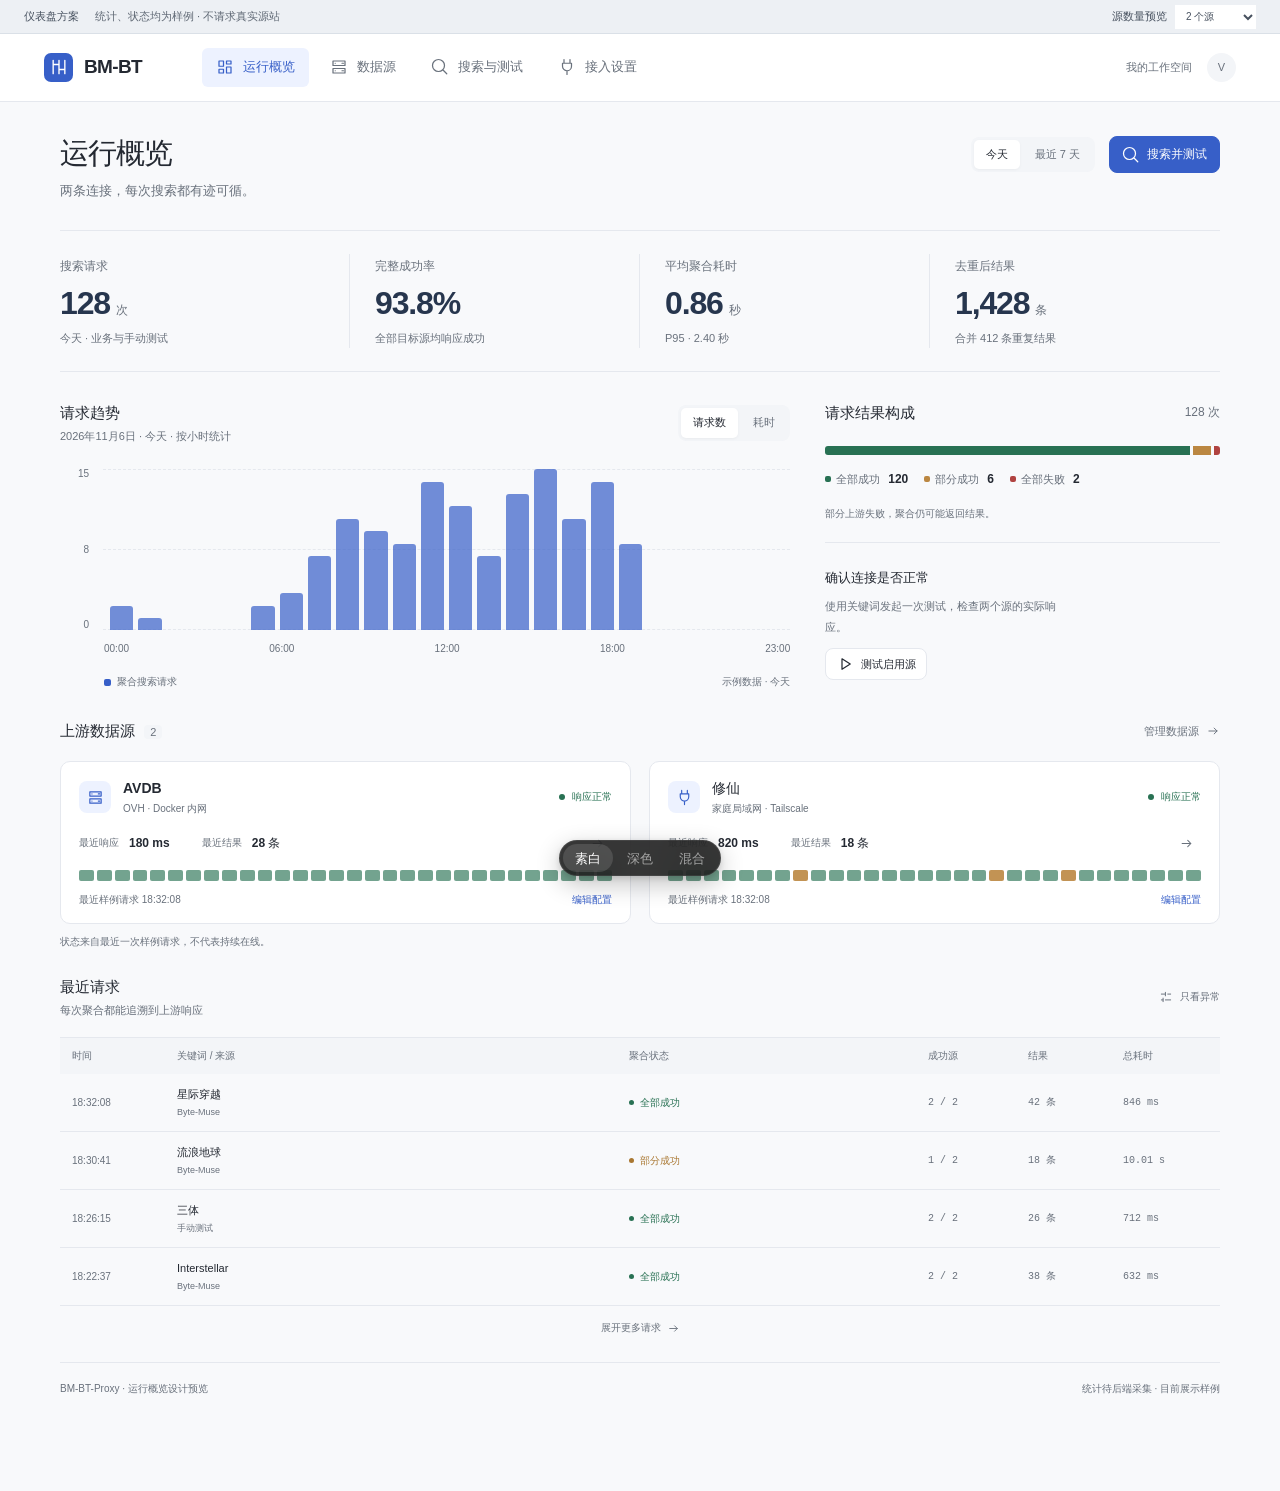
<file: prototypes/dashboard/index.html>
<!doctype html>
<html lang="zh-CN">
<head>
  <meta charset="utf-8">
  <meta name="viewport" content="width=device-width, initial-scale=1">
  <title>BM-BT · 运行概览方案</title>
  <link rel="stylesheet" href="styles.css">
  <link rel="stylesheet" href="picker.css">
  <link rel="stylesheet" href="dashboard.css">
  <script defer src="dashboard.js"></script>
  <script defer src="preview.js"></script>
</head>
<body>
  <div class="preview-notice">仪表盘方案 <span>统计、状态均为样例 · 不请求真实源站</span><label class="density-label">源数量预览 <select id="density" aria-label="源数量预览"><option value="2">2 个源</option><option value="10">10 个源</option></select></label></div>
  <main id="stage"></main>
  <nav class="proto-picker" aria-label="Prototype variants">
    <span class="proto-picker-highlight" aria-hidden="true"></span>
    <button class="proto-picker-item" data-active aria-current="true">素白</button>
    <button class="proto-picker-item">深色</button>
    <button class="proto-picker-item">混合</button>
  </nav>
  <dialog id="editor" aria-labelledby="editorTitle"></dialog>
  <div id="toast" role="status" hidden></div>
</body>
</html>
</file>
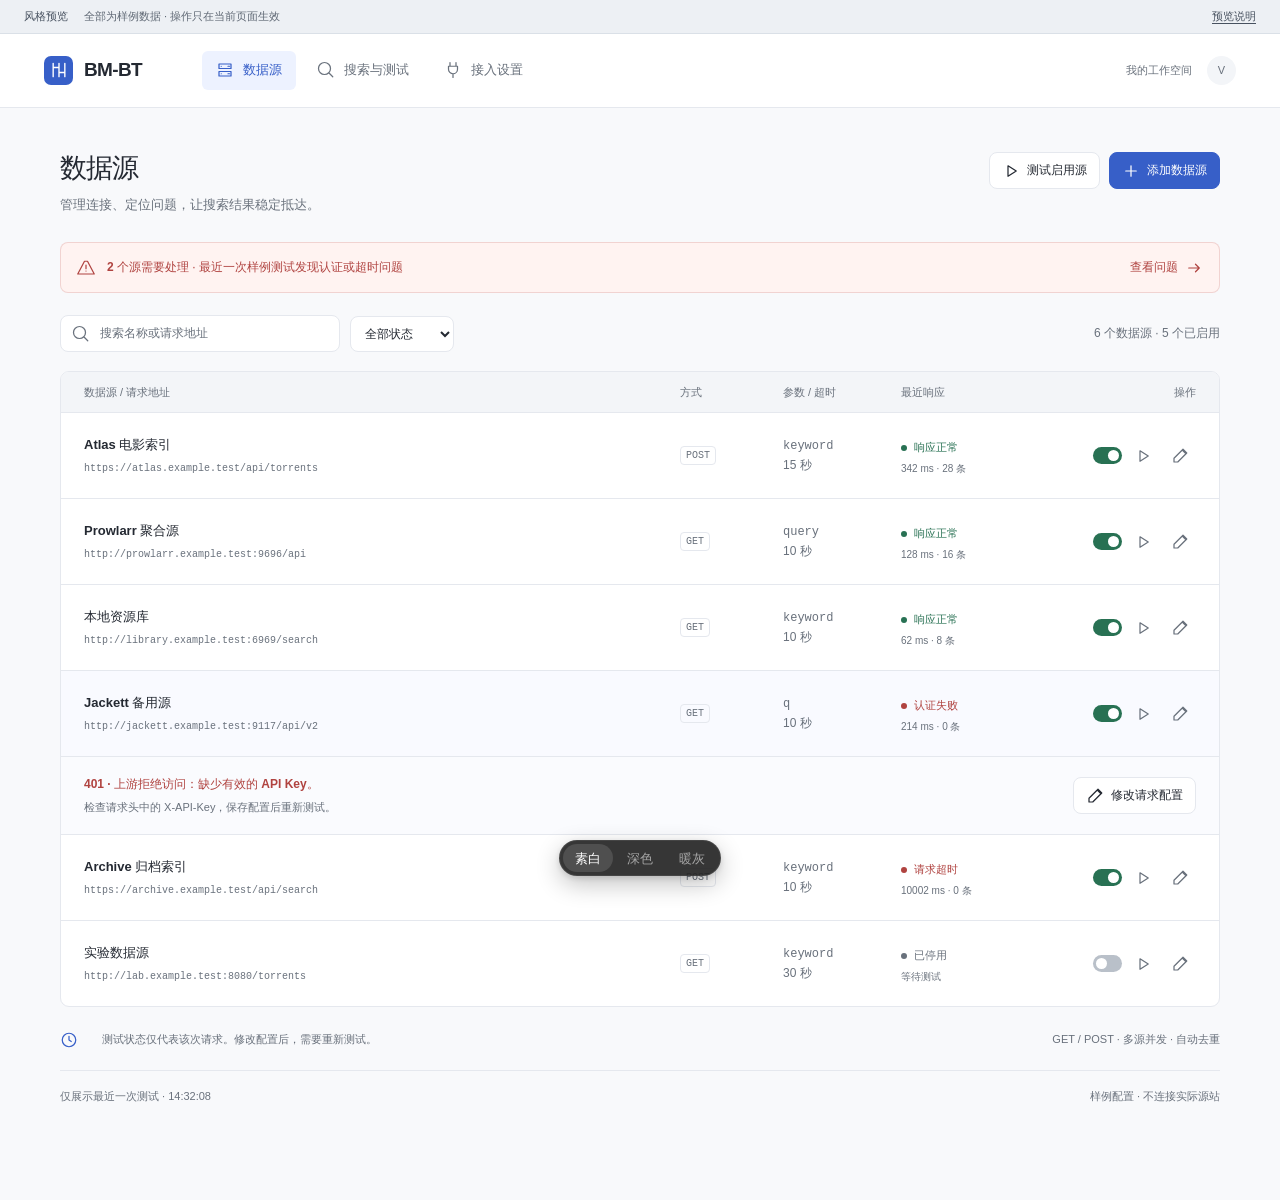
<file: prototypes/styles/index.html>
<!doctype html>
<html lang="zh-CN">
<head>
  <meta charset="utf-8">
  <meta name="viewport" content="width=device-width, initial-scale=1">
  <title>BM-BT · 三种前端风格预览</title>
  <link rel="stylesheet" href="styles.css">
  <link rel="stylesheet" href="picker.css">
  <script defer src="preview.js"></script>
</head>
<body>
  <div class="preview-notice">风格预览 <span>全部为样例数据 · 操作只在当前页面生效</span><a href="README.md" target="_blank">预览说明</a></div>
  <main id="stage"></main>
  <nav class="proto-picker" aria-label="Prototype variants">
    <span class="proto-picker-highlight" aria-hidden="true"></span>
    <button class="proto-picker-item" data-active aria-current="true">素白</button>
    <button class="proto-picker-item">深色</button>
    <button class="proto-picker-item">暖灰</button>
  </nav>
  <dialog id="editor" aria-labelledby="editorTitle"></dialog>
  <div id="toast" role="status" hidden></div>
</body>
</html>
</file>
<file: prototypes/dashboard/styles.css>
:root{font-family:"Avenir Next","PingFang SC","Microsoft YaHei",sans-serif;color:#242932;background:#f8f9fb;font-size:14px;line-height:1.6;color-scheme:light;font-synthesis:none}
*{box-sizing:border-box}body{margin:0}button,input,select,textarea{font:inherit}button{cursor:pointer}button:disabled{cursor:wait;opacity:.6}button,a,input,select,textarea{touch-action:manipulation}a{color:inherit;text-decoration:none}button svg{pointer-events:none}svg{width:18px;height:18px;stroke:currentColor;fill:none;stroke-width:1.65;stroke-linecap:round;stroke-linejoin:round;flex:none}h1,h2,h3,p{margin:0}h1{font-size:28px;line-height:1.35;letter-spacing:-.035em;font-weight:650}h2{font-size:16px;font-weight:650}h3{font-size:14px;font-weight:650}small{font-size:12px}.mono,code,pre{font-family:"SFMono-Regular",Consolas,monospace;font-variant-numeric:tabular-nums}.muted{color:var(--muted)}.small{font-size:12px}.flex{display:flex;align-items:center;gap:10px}.spacer{flex:1}.clip{min-width:0;overflow:hidden;text-overflow:ellipsis;white-space:nowrap}.preview-notice{height:34px;background:#edf0f4;color:#47515f;display:flex;align-items:center;gap:16px;padding:0 24px;font-size:11px;border-bottom:1px solid #dae0e7}.preview-notice>span{color:#606975}.preview-notice>a{margin-left:auto;text-decoration:underline;text-underline-offset:3px}:focus-visible{outline:3px solid #7e9cdd;outline-offset:3px}[hidden]{display:none!important}
#stage{min-height:calc(100vh - 34px)}.app{--bg:#f8f9fb;--surface:#fff;--text:#242932;--muted:#69717c;--line:#e5e8ee;--soft:#f3f5f8;--accent:#375fc8;--accentSoft:#edf2ff;--good:#287153;--bad:#b04340;--badSoft:#fff3f1;--round:8px;background:var(--bg);color:var(--text);min-height:calc(100vh - 34px);padding-bottom:94px}.app button{color:inherit}.logo{display:flex;align-items:center;gap:11px;font-size:19px;font-weight:700;letter-spacing:-.035em;white-space:nowrap}.logo-mark{width:29px;height:29px;border-radius:7px;display:grid;place-items:center;background:var(--accent);color:white}.logo-mark svg{width:20px;height:20px}.product-name{font-size:10px;font-weight:500;color:var(--muted);letter-spacing:.03em}.shell-nav{display:flex;align-items:center;gap:7px}.nav-item{background:none;border:0;border-radius:6px;padding:9px 14px;color:var(--muted)!important;display:flex;align-items:center;gap:9px;font-size:13px;white-space:nowrap}.nav-item.active{background:var(--accentSoft);color:var(--accent)!important;font-weight:600}.nav-item:hover{background:var(--soft)}.user-badge{width:29px;height:29px;border-radius:50%;background:var(--soft);color:var(--muted);display:grid;place-items:center;font-size:11px}.btn{display:inline-flex;align-items:center;justify-content:center;gap:7px;border:1px solid var(--line);border-radius:var(--round);background:var(--surface);padding:8px 12px;font-size:12px;line-height:1.6;min-height:36px;white-space:nowrap}.btn:hover{background:var(--soft)}.btn.primary{background:var(--accent);color:#fff;border-color:var(--accent)}.btn.primary:hover{filter:brightness(.93)}.btn.danger{color:var(--bad);border-color:var(--line)}.btn.link{border:0;background:transparent;padding:5px 0;color:var(--accent)}.icon-btn{padding:7px;background:none;border:0;border-radius:5px;display:inline-grid;place-items:center;color:var(--muted)!important}.icon-btn:hover{background:var(--soft);color:var(--text)!important}.heading{display:flex;align-items:flex-start;gap:16px;margin-bottom:26px}.heading p{color:var(--muted);font-size:13px;margin-top:9px}.heading-actions{margin-left:auto;display:flex;gap:9px;padding-top:2px}.heading-tag{font-size:11px;border:1px solid var(--line);border-radius:5px;padding:3px 8px;color:var(--muted)}.attention{display:flex;align-items:center;gap:12px;background:var(--badSoft);border:1px solid color-mix(in srgb,var(--bad),transparent 82%);border-radius:var(--round);padding:12px 16px;color:var(--bad);margin-bottom:22px;font-size:12px}.attention .btn{margin-left:auto;background:transparent;border:0;min-height:25px;padding:0;color:var(--bad)}.toolbar{display:flex;align-items:center;gap:10px;margin-bottom:19px}.filter-input{display:flex;align-items:center;gap:8px;border:1px solid var(--line);border-radius:var(--round);padding:7px 11px;background:var(--surface);color:var(--muted);width:280px}.filter-input input{min-width:0;width:100%;border:0;outline:none;background:none;color:var(--text);font-size:12px}.filter-input input::placeholder{color:var(--muted)}select{border:1px solid var(--line);border-radius:var(--round);padding:7px 24px 7px 10px;min-height:36px;background:var(--surface);color:var(--text);font-size:12px}.source-count{margin-left:auto;font-size:12px;color:var(--muted)}.status{display:inline-flex;align-items:center;gap:7px;font-size:11px;color:var(--muted);white-space:nowrap}.status:before{content:"";width:6px;height:6px;border-radius:50%;background:currentColor}.status.success{color:var(--good)}.status.error{color:var(--bad)}.method{border:1px solid var(--line);color:var(--muted);font-size:10px;line-height:1.5;padding:1px 5px;border-radius:4px;font-family:"SFMono-Regular",Consolas,monospace}.switch{display:inline-flex;cursor:pointer;position:relative;width:29px;height:17px;flex:none}.switch input{position:absolute;inset:0;opacity:0;width:100%;height:100%;cursor:pointer;margin:0}.switch-track{background:#b9c0c9;border-radius:20px;width:100%;pointer-events:none}.switch-track:after{content:"";position:absolute;top:3px;left:3px;width:11px;height:11px;background:#fff;border-radius:50%;transition:transform .15s ease-out}.switch input:checked+.switch-track{background:var(--good)}.switch input:checked+.switch-track:after{transform:translateX(12px)}.switch input:focus-visible+.switch-track{outline:3px solid #7e9cdd;outline-offset:3px}.source-name{font-weight:600;font-size:13px}.source-url{color:var(--muted);font-size:10px;margin-top:5px;overflow:hidden;white-space:nowrap;text-overflow:ellipsis}.source-actions{display:flex;align-items:center;gap:5px}.empty{padding:65px 20px;text-align:center;color:var(--muted)}.footer-line{display:flex;justify-content:space-between;color:var(--muted);font-size:11px;margin-top:21px;padding-top:17px;border-top:1px solid var(--line)}.detail{background:var(--surface);border:1px solid var(--line);border-radius:var(--round);padding:24px}.detail-head{display:flex;align-items:center;justify-content:space-between;margin-bottom:24px}.detail-name{font-size:20px;font-weight:650;margin:9px 0 5px;letter-spacing:-.025em}.detail-endpoint{font-size:10px;overflow-wrap:anywhere;color:var(--muted)}.detail-status{display:flex;align-items:center;gap:8px;margin:24px 0 15px}.detail-error{padding:15px;background:var(--badSoft);color:var(--bad);border-radius:var(--round);font-size:12px;line-height:1.8}.detail-error strong{display:block;margin-bottom:5px;font-weight:600}.specs{margin:23px 0;display:grid;grid-template-columns:1fr 1fr;gap:18px 24px}.specs dt{color:var(--muted);font-size:11px;margin-bottom:4px}.specs dd{font-size:12px;margin:0}.request-block{border:1px solid var(--line);border-radius:var(--round);overflow:hidden;margin-top:24px}.request-label{display:flex;align-items:center;padding:9px 12px;background:var(--soft);font-size:10px;color:var(--muted)}.request-block pre{font-size:10px;padding:14px;margin:0;line-height:1.9;white-space:pre-wrap;overflow-wrap:anywhere}.detail-bottom{display:flex;gap:9px;margin-top:24px}.detail-note{font-size:11px;line-height:1.8;color:var(--muted);margin-top:17px}.state-tabs{display:flex;gap:4px;border-bottom:1px solid var(--line);margin-bottom:20px}.state-tabs button{background:none;border:0;border-bottom:2px solid transparent;padding:12px 15px;font-size:12px;color:var(--muted)}.state-tabs button.active{border-color:var(--accent);color:var(--text);font-weight:600}
/* 素白：横向应用导航、完整表格与行内诊断。 */
.quiet .app-header{height:74px;background:var(--surface);border-bottom:1px solid var(--line);display:flex;align-items:center;padding:0 44px;gap:60px}.quiet .header-tail{display:flex;align-items:center;gap:15px;margin-left:auto;color:var(--muted);font-size:11px}.quiet .content{max-width:1480px;margin:auto;padding:42px 60px 0}.quiet .heading h1{font-size:27px}.quiet .source-table{background:var(--surface);border:1px solid var(--line);border-radius:9px;overflow:hidden}.quiet .table-head,.quiet .source-row{display:grid;grid-template-columns:minmax(240px,2.8fr) 85px 100px 145px 132px;align-items:center;gap:18px;padding:0 23px}.quiet .table-head{height:40px;background:var(--soft);color:var(--muted);font-size:11px}.quiet .source-row{min-height:86px;border-top:1px solid var(--line)}.quiet .source-row.selected{background:#f9faff}.quiet .source-row .source-identity{cursor:pointer;min-width:0}.quiet .source-row .source-identity:hover .source-name{color:var(--accent)}.quiet .row-response small{display:block;color:var(--muted);font-size:10px;margin-top:4px}.quiet .source-actions{justify-content:flex-end}.quiet .inline-detail{border-top:1px solid var(--line);padding:18px 23px;background:#fafbfe;display:flex;align-items:center;gap:20px}.quiet .inline-detail .error-copy{color:var(--bad);font-size:12px;flex:1}.quiet .inline-detail .error-copy span{display:block;margin-top:4px;color:var(--muted);font-size:11px}.quiet .inline-detail code{font-size:10px}.quiet .page-note{display:flex;gap:24px;margin-top:24px;align-items:center;color:var(--muted);font-size:11px}.quiet .page-note svg{color:var(--accent)}
.identity-button{border:0;padding:0;background:none;text-align:left;color:inherit;font:inherit}.quiet .source-row>.method{width:max-content}
/* 深色：源列表与请求详情并排，选中即进入诊断上下文。 */
.diagnostic{--bg:#111619;--surface:#191f23;--text:#dce4e8;--muted:#9aa8af;--line:#303b42;--soft:#222c32;--accent:#a6d8c4;--accentSoft:#253c35;--good:#9dceb9;--bad:#f0a59a;--badSoft:#302222;--round:6px;color-scheme:dark;display:grid;grid-template-columns:78px minmax(0,1fr);padding-bottom:0;min-height:calc(100vh - 34px)}.diagnostic .rail{border-right:1px solid var(--line);display:flex;align-items:center;flex-direction:column;padding:23px 0;gap:40px}.diagnostic .logo{font-size:0}.diagnostic .logo-mark{background:var(--accent);color:var(--bg);width:32px;height:32px}.diagnostic .shell-nav{flex-direction:column;gap:18px}.diagnostic .nav-item{padding:12px;font-size:0}.diagnostic .nav-item svg{width:20px;height:20px}.diagnostic .rail-bottom{margin-top:auto;padding-bottom:78px}.diagnostic .desk{padding:0 34px 100px;min-width:0}.diagnostic .desk-header{height:76px;border-bottom:1px solid var(--line);display:flex;align-items:center;color:var(--muted);font-size:12px;gap:12px;margin-bottom:33px}.diagnostic .desk-header .product-name{margin-left:auto}.diagnostic .heading{margin-bottom:30px}.diagnostic h1{font-size:26px;letter-spacing:-.025em}.diagnostic .btn.primary{color:#16271f}.diagnostic .diagnostic-layout{display:grid;grid-template-columns:minmax(300px,.98fr) minmax(360px,1.12fr);gap:26px;max-width:1400px}.diagnostic .toolbar{margin-bottom:15px}.diagnostic .filter-input{width:auto;flex:1;background:transparent}.diagnostic .list-title{display:flex;gap:8px;align-items:center;color:var(--muted);font-size:10px;padding:0 3px 12px}.diagnostic .list-title>span:last-child{margin-left:auto}.diagnostic .source-list{border:1px solid var(--line);border-radius:var(--round);overflow:hidden}.diagnostic .source-row{display:flex;gap:13px;align-items:center;padding:18px 17px;min-height:93px;cursor:pointer;border-bottom:1px solid var(--line);position:relative}.diagnostic .source-row:last-child{border-bottom:0}.diagnostic .source-row:hover{background:var(--surface)}.diagnostic .source-row.selected{background:var(--accentSoft);box-shadow:inset 2px 0 var(--accent)}.diagnostic .source-identity{flex:1;min-width:0}.diagnostic .source-row.selected .source-name{color:#d7efdf}.diagnostic .row-index{font-size:10px;color:var(--muted);width:17px}.diagnostic .row-response{text-align:right;flex:none}.diagnostic .row-response small{display:block;color:var(--muted);font-size:10px;margin-top:6px}.diagnostic .source-url{max-width:280px}.diagnostic .list-foot{color:var(--muted);font-size:11px;margin-top:16px;display:flex;gap:8px;align-items:center}.diagnostic .detail{padding:25px 28px;border-color:#3b484e;background:#1b2327}.diagnostic .detail-head{font-size:11px;color:var(--muted);margin-bottom:20px}.diagnostic .detail-name{font-size:25px}.diagnostic .detail .status{font-size:12px}.diagnostic .specs{grid-template-columns:repeat(3,1fr);gap:20px 12px;margin:27px 0}.diagnostic .request-block{background:#141b1f}.diagnostic .request-block pre{font-size:11px}.diagnostic .detail-note{max-width:58ch}.diagnostic .attention{display:none}
.diagnostic button.source-row{width:100%;text-align:left;background:none;color:inherit;border:0;border-bottom:1px solid var(--line);border-radius:0;font:inherit}.diagnostic button.source-row.selected{background:var(--accentSoft)}.diagnostic button.source-row:hover{background:var(--soft)}.diagnostic .source-count{display:none}
/* 暖灰：按状态整理的资料卡，完整操作随源卡片出现。 */
.library{--bg:#f4f2ed;--surface:#fffefa;--text:#353a31;--muted:#6b7065;--line:#dfdfd5;--soft:#edece5;--accent:#4d6141;--accentSoft:#e6eadf;--good:#4b6645;--bad:#ab5839;--badSoft:#f4e9df;--round:10px;display:grid;grid-template-columns:228px minmax(0,1fr);padding-bottom:0;min-height:calc(100vh - 34px)}.library .library-sidebar{background:#eeeee6;border-right:1px solid var(--line);padding:32px 23px;display:flex;flex-direction:column;gap:40px}.library .logo-mark{background:var(--accent);border-radius:9px}.library .logo{font-size:21px}.library .product-name{margin-top:3px}.library .shell-nav{display:grid;gap:9px}.library .nav-item{padding:11px 13px;min-height:44px}.library .nav-item.active{background:#e0e4d7;color:var(--accent)!important}.library .side-label{font-size:10px;color:var(--muted);margin:0 13px 13px}.library .sidebar-collection{border-top:1px solid var(--line);padding-top:23px}.library .collection-item{display:flex;align-items:center;justify-content:space-between;font-size:12px;padding:8px 13px;color:var(--muted)}.library .collection-item strong{font-weight:500}.library .sidebar-caption{margin-top:auto;font-size:11px;line-height:1.9;color:var(--muted);padding:0 13px 80px}.library .content{padding:39px 44px 100px;min-width:0;max-width:1600px}.library .library-top{display:flex;align-items:center;font-size:11px;color:var(--muted);margin-bottom:28px}.library .library-top>span:last-child{margin-left:auto}.library h1{font-size:34px;font-weight:550;letter-spacing:-.04em}.library .heading p{margin-top:10px}.library .heading{margin-bottom:28px}.library .attention{background:#eeebe1;border-color:#ded8c7;padding:14px 17px;color:#6b5c3e}.library .attention .btn{color:#6b5c3e}.library .toolbar{margin:25px 0 23px}.library .filter-input{background:transparent;border-color:#d1d5c8;width:290px}.library .source-grid{display:grid;grid-template-columns:repeat(2,minmax(0,1fr));gap:18px}.library .source-card{padding:21px 23px;background:var(--surface);border:1px solid var(--line);border-radius:13px;min-width:0}.library .card-top{display:flex;align-items:center;gap:12px;margin-bottom:18px}.library .source-symbol{display:grid;place-items:center;width:36px;height:39px;border:1px solid var(--line);border-radius:9px;color:var(--accent);background:#f5f5ee;font-size:15px;font-weight:600;flex:none}.library .card-top>.switch{margin-left:auto}.library .source-name{font-size:14px}.library .source-url{font-size:10px;margin-top:4px;max-width:315px}.library .card-subject{min-width:0}.library .card-specs{display:flex;gap:10px;align-items:center;color:var(--muted);font-size:11px;margin-bottom:18px}.library .card-status{background:var(--soft);border-radius:6px;display:flex;align-items:center;justify-content:space-between;padding:9px 11px;gap:9px;font-size:10px;color:var(--muted)}.library .card-status.error{background:var(--badSoft)}.library .card-footer{display:flex;align-items:center;margin-top:17px;gap:12px}.library .card-footer .btn.link{font-size:11px}.library .card-footer .icon-btn{margin-left:auto}.library .footer-line{margin-top:28px}.library .group-heading{font-size:12px;color:var(--muted);display:flex;align-items:center;gap:8px;margin-bottom:15px}.library .group-heading:after{content:"";height:1px;background:var(--line);flex:1}
/* 其他工作区及共用编辑器。 */
.work-panel{background:var(--surface);border:1px solid var(--line);border-radius:var(--round);padding:25px;max-width:1050px}.search-controls{display:flex;gap:10px;margin-bottom:23px}.text-input{width:100%;border:1px solid var(--line);border-radius:var(--round);padding:10px 12px;background:var(--surface);color:var(--text);min-width:0}.text-input::placeholder{color:var(--muted)}.search-controls .text-input{flex:1}.search-controls select{max-width:210px}.search-response{border-top:1px solid var(--line);padding:21px 0 0}.response-source{display:flex;justify-content:space-between;align-items:center;border-bottom:1px solid var(--line);padding:13px 0;gap:12px;font-size:12px}.response-source .mono{font-size:10px;color:var(--muted)}.sample-result{padding:22px;background:var(--soft);border-radius:var(--round);margin-top:23px}.sample-result h3{font-size:16px;margin-bottom:9px}.sample-result .btn{margin-top:15px}.access-grid{display:grid;grid-template-columns:1.2fr 1fr;gap:25px}.field-label{display:block;font-size:12px;margin:0 0 8px}.field-hint{font-size:11px;color:var(--muted);margin-top:8px}.field{margin-bottom:22px}.access-code{display:block;padding:16px;background:var(--soft);border-radius:var(--round);font-size:11px;line-height:1.9;overflow-wrap:anywhere;margin:18px 0}.access-guidance{padding:0 5px;color:var(--muted);font-size:12px;line-height:2}.access-guidance h2{color:var(--text);margin-bottom:15px}.access-guidance ol{padding-left:20px}.diagnostic .alternate-content{max-width:1400px}.diagnostic .work-panel{max-width:none}.library .work-panel{max-width:1050px}
dialog{--line:#e0e4e9;--muted:#66707a;--round:8px;--surface:#fff;--text:#27313a;--soft:#f3f5f7;--accent:#375fc8;--bad:#ab3f38;width:480px;max-width:calc(100vw - 30px);max-height:calc(100vh - 45px);border:0;padding:0;border-radius:14px;background:var(--surface);color:var(--text);box-shadow:0 18px 80px #15212f33}dialog::backdrop{background:#17232d65}dialog.dark{--line:#38464c;--muted:#a0afb6;--surface:#1b2327;--text:#dce4e8;--soft:#253238;--accent:#385c4d;--bad:#f0a59a;color-scheme:dark}dialog.warm{--surface:#fffefa;--text:#353a31;--line:#dfdfd5;--accent:#4d6141;--soft:#edece5;--muted:#6b7065}dialog header{padding:23px 26px 19px;border-bottom:1px solid var(--line);display:flex;align-items:center;justify-content:space-between}dialog header p{font-size:11px;color:var(--muted);margin-top:4px}dialog header h2{font-size:19px}dialog form{padding:23px 26px}dialog .form-grid{display:grid;grid-template-columns:1fr 1fr;gap:14px}dialog .field{margin-bottom:17px}dialog textarea{resize:vertical;font-family:"SFMono-Regular",Consolas,monospace;font-size:11px}dialog label.flex{font-size:12px;margin:20px 0}dialog footer{display:flex;gap:9px;justify-content:flex-end;padding-top:20px;border-top:1px solid var(--line)}dialog .btn.primary{color:white}#editorError{color:var(--bad);font-size:12px;margin-bottom:15px}#toast{position:fixed;bottom:85px;left:50%;transform:translateX(-50%);padding:11px 17px;border-radius:9px;background:#252b30;color:#fff;font-size:12px;z-index:2147483646;box-shadow:0 8px 26px #0002;max-width:calc(100vw - 32px);text-align:center}
@media(min-width:1600px){.diagnostic .desk{padding-right:60px;padding-left:60px}.quiet .content{padding-top:52px}.library .content{padding:45px 60px 100px}}
@media(max-width:1150px){.quiet .content{padding:32px 28px 0}.quiet .app-header{padding:0 28px;gap:30px}.quiet .table-head,.quiet .source-row{grid-template-columns:minmax(190px,2fr) 60px 85px 120px 110px;gap:12px;padding-right:18px;padding-left:18px}.quiet .source-actions{gap:1px}.library{grid-template-columns:190px minmax(0,1fr)}.library .library-sidebar{padding:29px 15px}.library .content{padding:33px 28px 100px}.library .source-card{padding:18px}.library .card-specs{gap:7px}.diagnostic .desk{padding-right:24px;padding-left:24px}.diagnostic .diagnostic-layout{grid-template-columns:minmax(260px,.9fr) minmax(320px,1fr);gap:20px}.diagnostic .source-row{padding:16px 13px;gap:10px}.diagnostic .row-index{display:none}.diagnostic .detail{padding:22px}.diagnostic .specs{grid-template-columns:1fr 1fr}.diagnostic .source-url{max-width:200px}}
@media(max-width:800px){.preview-notice{padding:0 16px;gap:9px}.preview-notice>a{display:none}.quiet .app-header{height:auto;min-height:71px;padding:18px 22px;flex-wrap:wrap;gap:16px}.quiet .header-tail{display:none}.quiet .shell-nav{margin-left:auto}.quiet .nav-item{padding:8px 9px}.quiet .nav-item svg{display:none}.quiet .content{padding:28px 22px 0}.quiet .table-head,.quiet .source-row{grid-template-columns:minmax(180px,2fr) 55px 110px 105px;gap:10px}.quiet .request-config{display:none}.diagnostic{grid-template-columns:61px minmax(0,1fr)}.diagnostic .desk{padding:0 21px 100px}.diagnostic .diagnostic-layout{grid-template-columns:1fr}.diagnostic .detail{margin-top:5px}.diagnostic .source-url{max-width:100%}.diagnostic .source-row{min-height:78px}.diagnostic .row-index{display:block}.diagnostic .source-list{display:grid;grid-template-columns:1fr 1fr}.diagnostic .source-row{border-bottom:1px solid var(--line)}.diagnostic .source-row:nth-child(odd){border-right:1px solid var(--line)}.diagnostic .row-index{display:none}.diagnostic .source-row .source-url{max-width:140px}.diagnostic .row-response small{display:none}.diagnostic .row-response .status{font-size:10px}.diagnostic .desk-header{height:64px;margin-bottom:25px}.diagnostic .heading-actions .btn:not(.primary){display:none}.library{grid-template-columns:1fr}.library .library-sidebar{padding:20px 23px;display:flex;flex-direction:row;gap:20px;align-items:center;border-right:0;border-bottom:1px solid var(--line)}.library .library-sidebar .product-name,.library .sidebar-collection,.library .sidebar-caption,.library .side-label{display:none}.library .shell-nav{display:flex;margin-left:auto}.library .nav-item{padding:8px 11px;min-height:36px}.library .nav-item svg{display:none}.library .content{padding:26px 25px 100px}.library .library-top{margin-bottom:24px}.library h1{font-size:30px}.access-grid{grid-template-columns:1fr}.search-controls{flex-wrap:wrap}.search-controls .text-input{flex-basis:100%}.search-controls select{flex:1;max-width:none}.search-controls .btn{flex:none}.heading-actions .btn svg{width:15px;height:15px}.heading-actions .btn{padding:7px 10px}}
@media(max-width:540px){.preview-notice{font-size:10px;height:32px;gap:9px}.preview-notice>span{font-size:9px}.quiet .app-header,.library .library-sidebar{padding:18px 17px;display:block}.quiet .logo,.library .logo{font-size:20px}.quiet .shell-nav,.library .shell-nav{margin-top:19px;justify-content:space-between;gap:4px}.quiet .nav-item,.library .nav-item{padding:8px 14px;font-size:12px}.quiet .content{padding:28px 17px 0}.heading{flex-wrap:wrap;gap:19px;margin-bottom:23px}.heading-actions{margin:0;width:100%;padding-top:0}.heading-actions .btn{flex:1}.heading h1{font-size:26px}.heading p{font-size:12px}.attention{align-items:flex-start;gap:9px;font-size:11px;padding:12px}.attention>svg{width:16px;height:16px;margin-top:2px}.attention>.btn{font-size:10px;line-height:1.6;flex:none;margin-top:1px}.toolbar{gap:8px;flex-wrap:wrap}.filter-input{width:auto;flex:1;min-width:150px}.toolbar select{max-width:118px;padding-right:18px;font-size:11px}.source-count{width:100%;font-size:10px;margin-top:4px}.quiet .table-head{display:none}.quiet .source-row{grid-template-columns:minmax(0,1fr) auto;padding:17px 14px;row-gap:13px;min-height:130px}.quiet .source-identity{grid-column:1/-1;padding-right:8px}.quiet .source-row>.method{display:none}.quiet .row-response{grid-column:1}.quiet .row-response small{display:inline;margin-left:10px}.quiet .source-url{font-size:9px}.quiet .source-actions{grid-column:2}.quiet .inline-detail{padding:15px;display:block}.quiet .inline-detail .btn{margin-top:14px;font-size:11px}.quiet .page-note{gap:8px;align-items:flex-start;font-size:10px}.quiet .page-note>span{display:none}.quiet .footer-line{display:block;line-height:2}.diagnostic{grid-template-columns:1fr;display:block}.diagnostic .rail{padding:16px;display:flex;flex-direction:row;gap:18px;border-right:0;border-bottom:1px solid var(--line)}.diagnostic .shell-nav{flex-direction:row;margin-left:auto;gap:8px}.diagnostic .nav-item{padding:8px 11px}.diagnostic .rail-bottom{display:none}.diagnostic .desk{padding:0 17px 100px}.diagnostic .desk-header{height:55px;font-size:10px;margin-bottom:25px}.diagnostic .desk-header .product-name{font-size:9px}.diagnostic h1{font-size:25px}.diagnostic .heading p{font-size:11px}.diagnostic .heading-actions .btn:not(.primary){display:inline-flex}.diagnostic .source-list{display:block}.diagnostic .source-row:nth-child(odd){border-right:0}.diagnostic .source-row .source-url{max-width:205px;font-size:9px}.diagnostic .row-response small{display:block}.diagnostic .row-response .status{font-size:11px}.diagnostic .detail{padding:20px}.diagnostic .detail-name{font-size:24px}.diagnostic .specs{grid-template-columns:repeat(3,1fr);font-size:11px}.diagnostic .detail-head{margin-bottom:23px}.diagnostic .detail-bottom>.btn{flex:1}.library .content{padding:25px 17px 100px}.library .library-top{font-size:10px;margin-bottom:25px}.library h1{font-size:29px}.library .source-grid{grid-template-columns:1fr;gap:14px}.library .source-card{padding:20px}.library .toolbar{margin:22px 0 20px}.library .filter-input{width:auto}.library .card-top{margin-bottom:20px}.library .source-url{font-size:9px;max-width:215px}.library .card-subject{min-width:0}.library .footer-line{display:block;line-height:2}.work-panel{padding:19px}.response-source{font-size:11px}.response-source>.mono{font-size:9px}.access-guidance{font-size:11px}dialog form{padding:21px}dialog header{padding:21px}.detail-bottom{flex-wrap:wrap}#toast{bottom:82px}}
@media(prefers-reduced-motion:reduce){*,*:before,*:after{transition:none!important;animation:none!important;scroll-behavior:auto!important}}
</file>
<file: prototypes/dashboard/picker.css>
.proto-picker {
  position: fixed;
  bottom: 24px;
  left: 50%;
  transform: translateX(-50%);
  z-index: 2147483647;
  display: flex;
  align-items: center;
  gap: 2px;
  padding: 4px;
  border-radius: 999px;
  background: rgba(10, 10, 10, 0.82);
  -webkit-backdrop-filter: blur(12px) saturate(1.4);
  backdrop-filter: blur(12px) saturate(1.4);
  box-shadow:
    0 0 0 1px rgba(255, 255, 255, 0.08) inset,
    0 8px 24px rgba(0, 0, 0, 0.24),
    0 2px 6px rgba(0, 0, 0, 0.12);
  font-family: -apple-system, BlinkMacSystemFont, "Segoe UI", sans-serif;
  font-size: 13px;
  line-height: 1;
  -webkit-font-smoothing: antialiased;
  user-select: none;
  -webkit-user-select: none;
}

.proto-picker-highlight {
  position: absolute;
  top: 4px;
  left: 0;
  height: 28px;
  border-radius: 999px;
  background: rgba(255, 255, 255, 0.12);
  will-change: transform;
}

/* The slide is enabled only after first paint (data-ready), so load doesn't animate. */
.proto-picker[data-ready] .proto-picker-highlight {
  transition:
    transform 250ms cubic-bezier(0.23, 1, 0.32, 1),
    width 250ms cubic-bezier(0.23, 1, 0.32, 1);
}

@media (prefers-reduced-motion: reduce) {
  .proto-picker[data-ready] .proto-picker-highlight { transition: none; }
}

.proto-picker-item {
  position: relative; /* sits above the highlight */
  display: flex;
  align-items: center;
  height: 28px;
  padding: 0 12px;
  border: 0;
  border-radius: 999px;
  background: transparent;
  color: rgba(255, 255, 255, 0.55);
  font: inherit;
  cursor: pointer;
  transition: color 150ms ease-out;
}

.proto-picker-item:hover {
  color: rgba(255, 255, 255, 0.85);
}

.proto-picker-item:active {
  transform: scale(0.97);
}

.proto-picker-item:focus-visible {
  outline: 2px solid rgba(255, 255, 255, 0.4);
  outline-offset: 2px;
}

.proto-picker-item[data-active] {
  color: #fff;
}

.proto-picker-divider {
  width: 1px;
  height: 16px;
  margin: 0 4px;
  background: rgba(255, 255, 255, 0.12);
}

.proto-picker-replay {
  padding: 0 10px;
  font-size: 14px;
}

.proto-picker[data-position="top"] {
  bottom: auto;
  top: 24px;
}
</file>
<file: prototypes/dashboard/dashboard.css>
.density-label{margin-left:auto;display:flex;align-items:center;gap:8px;white-space:nowrap}.density-label select{font-size:10px;min-height:24px;padding:1px 20px 1px 7px;background:#fff;border-color:#cfd6df;color:#47515f}.dashboard{max-width:1400px;margin:auto}.dashboard-heading{display:flex;align-items:flex-start;justify-content:space-between;gap:24px;margin-bottom:28px}.dashboard-heading h1{font-size:29px;letter-spacing:-.035em}.dashboard-heading>div>p{color:var(--muted);font-size:13px;margin-top:8px}.dashboard-tools{display:flex;align-items:center;gap:14px;padding-top:2px}.segmented{display:flex;align-items:center;padding:3px;gap:3px;background:var(--soft);border-radius:8px;white-space:nowrap}.segmented button{border:0;background:none;color:var(--muted);padding:6px 12px;border-radius:5px;font-size:11px}.segmented button.active{background:var(--surface);color:var(--text);box-shadow:0 1px 3px #0000000b}.dashboard button{font:inherit}.dashboard .dashboard-tools>.btn{font-size:12px}.dashboard .segmented button{font-size:11px}.metrics-band{display:grid;grid-template-columns:repeat(4,minmax(0,1fr));border-top:1px solid var(--line);border-bottom:1px solid var(--line);padding:23px 0;margin-bottom:29px;gap:0}.stat{padding:0 25px;border-right:1px solid var(--line);min-width:0}.stat:first-child{padding-left:0}.stat:last-child{border-right:0}.stat>span{font-size:12px;color:var(--muted)}.stat>strong{font-size:32px;line-height:1.4;display:block;font-weight:600;letter-spacing:-.035em;margin:5px 0 4px;font-variant-numeric:tabular-nums}.stat>strong>small{font-size:12px;font-weight:400;color:var(--muted);margin-left:6px;letter-spacing:0}.stat>p{font-size:11px;color:var(--muted)}.dashboard-primary{display:grid;grid-template-columns:minmax(0,1.85fr) minmax(260px,1fr);gap:33px;margin-bottom:29px}.dashboard-section-heading{display:flex;align-items:center;justify-content:space-between;gap:16px;margin-bottom:18px}.dashboard-section-heading h2{font-size:15px;line-height:1.6}.dashboard-section-heading h2>span{font-size:11px;background:var(--soft);color:var(--muted);padding:1px 6px;border-radius:4px;vertical-align:middle;margin-left:5px;font-weight:500}.dashboard-section-heading p{color:var(--muted);font-size:11px;margin-top:3px}.dashboard-section-heading>button{display:flex;align-items:center;gap:7px;background:none;border:0;color:var(--muted);padding:0;font-size:11px}.dashboard-section-heading>button:hover{color:var(--accent)}.dashboard-section-heading>button>svg{width:14px;height:14px}.chart-shell{display:flex;height:167px;gap:14px;padding-top:6px}.y-axis{width:29px;display:flex;flex-direction:column;justify-content:space-between;font-size:10px;color:var(--muted);text-align:right;flex:none;line-height:1}.chart-field{position:relative;flex:1;min-width:0}.chart-grid{position:absolute;inset:0;display:flex;flex-direction:column;justify-content:space-between}.chart-grid>i{border-top:1px dashed var(--line);width:100%;height:1px}.chart-bars{height:100%;display:flex;gap:5px;position:relative;z-index:1;align-items:flex-end;padding:0 7px}.chart-column{display:flex;align-items:flex-end;justify-content:center;height:100%;flex:1;min-width:0}.chart-bar{background:color-mix(in srgb,var(--accent),transparent 30%);width:100%;max-width:42px;border-radius:3px 3px 0 0;min-height:0}.chart-bar:hover{background:var(--accent)}.chart-bar.last{background:var(--accent)}.x-axis{display:flex;justify-content:space-between;margin:11px 0 0 44px;font-size:10px;color:var(--muted)}.chart-caption{display:flex;justify-content:space-between;font-size:10px;color:var(--muted);margin:17px 0 0 44px}.chart-caption>span{display:flex;align-items:center;gap:6px}.chart-caption i{background:var(--accent);width:7px;height:7px;border-radius:2px}.overview-right{display:flex;flex-direction:column;gap:25px}.outcome-summary{padding-bottom:20px;border-bottom:1px solid var(--line)}.outcome-bar{display:flex;height:9px;gap:3px;margin:21px 0 15px;border-radius:3px;overflow:hidden}.outcome-bar>i{min-width:5px}.complete{background:var(--good)}.partial{background:#bb8741}.failed{background:var(--bad)}.outcome-legend{display:flex;flex-wrap:wrap;gap:8px 16px;color:var(--muted);font-size:11px}.outcome-legend>span{display:flex;align-items:center;gap:5px}.outcome-legend i{width:6px;height:6px;border-radius:2px}.outcome-legend b{font-size:12px;color:var(--text);font-weight:600;margin-left:3px}.outcome-note{color:var(--muted);font-size:10px;margin-top:17px}.quick-test h2{font-size:13px;margin-bottom:7px}.quick-test p{font-size:11px;color:var(--muted);line-height:1.9;max-width:38ch;margin-bottom:11px}.dashboard .quick-test>.btn{font-size:11px;min-height:32px;padding:6px 10px}.sources-overview{margin-bottom:25px}.overview-sources-grid{display:grid;grid-template-columns:1fr 1fr;gap:20px}.overview-source{background:var(--surface);border:1px solid var(--line);border-radius:10px;padding:18px 20px;min-width:0}.os-top{display:flex;align-items:center;gap:12px}.source-emblem{width:32px;height:32px;border-radius:8px;display:grid;place-items:center;background:var(--accentSoft);color:var(--accent);flex:none}.source-emblem svg{width:17px;height:17px}.os-title{min-width:0}.os-title h3{font-size:14px;font-weight:600}.os-title p{color:var(--muted);font-size:10px;margin-top:1px}.os-top>.status{margin-left:auto;font-size:10px}.os-stats{display:flex;align-items:center;margin:17px 0;gap:32px}.os-stats>div{display:flex;align-items:center;gap:10px;min-width:0}.os-stats span{font-size:10px;color:var(--muted)}.os-stats b{font-size:12px;font-weight:550;white-space:nowrap;font-variant-numeric:tabular-nums}.os-stats>.icon-btn{margin-left:auto}.os-stats>.icon-btn>svg{width:15px;height:15px}.source-history{display:flex;gap:3px;height:14px;margin-bottom:11px}.source-history>i{height:100%;flex:1;border-radius:2px;opacity:.65}.source-history>i.partial{opacity:.9}.os-footer{display:flex;justify-content:space-between;gap:10px;color:var(--muted);font-size:10px}.os-footer>button{border:0;background:none;color:var(--accent);padding:0;font-size:10px}.source-caption{font-size:10px;color:var(--muted);margin-top:10px}.additional-sources{display:flex;align-items:center;justify-content:center;gap:10px;padding:9px;border:0;background:var(--soft);width:100%;margin-top:10px;border-radius:6px;font-size:11px!important}.additional-sources svg{width:13px;height:13px}.recent-requests{margin-top:25px}.request-table{border-top:1px solid var(--line)}.request-table-head,.request-line{display:grid;grid-template-columns:90px minmax(150px,2fr) minmax(100px,1.3fr) 85px 80px 85px;align-items:center;gap:15px;padding:10px 12px}.request-table-head{font-size:10px;color:var(--muted);background:var(--soft);line-height:1.6}.dashboard button.request-line{background:none;border:0;border-bottom:1px solid var(--line);width:100%;text-align:left;font-size:11px;min-height:58px;padding-top:10px;padding-bottom:10px}.request-line:hover{background:var(--soft)!important}.request-line time{font-size:10px;color:var(--muted);font-variant-numeric:tabular-nums}.request-line b{font-size:11px;font-weight:500;display:block}.request-line small{color:var(--muted);font-size:9px;display:block;margin-top:1px}.request-line .mono{font-size:10px;color:var(--muted)}.outcome-label{display:flex;align-items:center;gap:6px;font-size:10px;color:var(--good);background:none}.outcome-label i{width:5px;height:5px;border-radius:50%;background:currentColor}.outcome-label.partial{color:#a97731}.outcome-label.failed{color:var(--bad)}.dashboard button.more-requests{background:none;border:0;display:flex;align-items:center;gap:6px;margin:13px auto 0;color:var(--muted);font-size:10px}.more-requests svg{width:13px;height:13px}.dashboard .log-filter{font-size:10px;padding:5px 0}.log-filter.selected{color:var(--bad)}.dashboard-end{display:flex;justify-content:space-between;color:var(--muted);font-size:10px;margin-top:25px;padding-top:18px;border-top:1px solid var(--line)}.incident-strip{display:flex;align-items:center;gap:13px;padding:13px 17px;background:var(--badSoft);border-radius:7px;margin-bottom:25px;border:1px solid #65483d}.incident-strip>svg{color:var(--bad);width:17px;height:17px}.incident-strip strong{font-size:12px;font-weight:550;color:var(--bad)}.incident-strip p{font-size:10px;color:var(--muted);margin-top:1px}.incident-strip>button{margin-left:auto;display:flex;align-items:center;gap:7px;padding:5px 0;background:none;border:0;color:var(--bad);font-size:11px}.incident-strip>button>svg{width:14px;height:14px}.dashboard-secondary{display:grid;grid-template-columns:minmax(0,1.85fr) minmax(280px,1fr);gap:28px}.dedup-summary h2{font-size:13px}.dedup-summary dl{margin:12px 0}.dedup-summary dl>div{display:flex;justify-content:space-between;padding:7px 0;border-bottom:1px solid var(--line);font-size:11px}.dedup-summary dt{color:var(--muted)}.dedup-summary dd{margin:0;font-variant-numeric:tabular-nums;font-weight:550}.dedup-summary p{font-size:10px;color:var(--muted)}.log-detail-body{padding:25px}.log-detail-body dl{display:grid;grid-template-columns:1fr 1fr;font-size:12px;gap:18px}.log-detail-body dt{color:var(--muted);margin-bottom:4px}.log-detail-body dd{margin:0}.log-detail-body .outcome-label{font-size:12px}.log-detail-body p{font-size:12px;color:var(--muted);line-height:1.9;margin:17px 0}.log-detail-body .btn{color:var(--text)}
/* 浅色方案：横向导航、趋势优先。 */
.quiet .content{padding-top:32px;max-width:1500px}.quiet .app-header{height:68px}.quiet .dashboard .stat>strong{color:#27364e}.quiet .dashboard .dashboard-primary{gap:35px}.quiet .dashboard .overview-sources-grid{gap:18px}.quiet .dashboard .overview-source{padding:15px 18px}.quiet .dashboard .os-stats{margin:12px 0}.quiet .dashboard .source-history{height:11px}.quiet .dashboard .recent-requests{margin-top:25px}
/* 深色方案：异常优先、日志与源响应并排。 */
.diagnostic .desk{padding:0 32px 90px}.diagnostic .desk-header{height:65px;margin-bottom:26px}.diagnostic .dashboard-heading h1{font-size:28px}.diagnostic .metrics-band{padding:17px 0;margin-bottom:21px}.diagnostic .stat>strong{font-size:31px}.diagnostic .dashboard-primary{grid-template-columns:minmax(0,1.85fr) minmax(280px,1fr);gap:28px;margin-bottom:28px}.diagnostic .trend-section{padding:19px 21px;background:#192125;border-radius:8px;border:1px solid var(--line)}.diagnostic .chart-shell{height:130px}.diagnostic .outcome-summary{border:0;padding:20px;background:#192125;border-radius:8px}.diagnostic .outcome-bar{height:12px;margin-top:30px}.diagnostic .outcome-legend{display:grid;gap:15px;font-size:12px}.diagnostic .outcome-legend>span{width:100%}.diagnostic .outcome-legend b{margin-left:auto}.diagnostic .outcome-note{margin-top:28px}.diagnostic .outcome-label.partial{color:#dfbb77}.diagnostic .dashboard-secondary .recent-requests{margin-top:0}.diagnostic .dashboard-secondary .overview-sources-grid{grid-template-columns:1fr;gap:12px}.diagnostic .dashboard-secondary .overview-source{padding:14px 16px}.diagnostic .dashboard-secondary .os-stats{margin:10px 0;gap:18px}.diagnostic .dashboard-secondary .source-history{height:9px}.diagnostic .dashboard-secondary .os-footer>span{font-size:9px}.diagnostic .dashboard-secondary .source-caption{font-size:9px}.diagnostic .request-table-head,.diagnostic .request-line{grid-template-columns:69px minmax(95px,1.2fr) 82px 47px 44px 56px;gap:10px;padding-left:7px;padding-right:7px}.diagnostic .request-table-head{font-size:9px}.diagnostic .dashboard button.request-line{min-height:64px}.diagnostic .dashboard-section-heading h2{font-size:14px}.diagnostic .dashboard-secondary .dashboard-section-heading>button{font-size:10px}.diagnostic .dashboard-tools .btn.primary{color:#172c24}
/* 混合方案：石墨侧栏与纸白内容，两个连接先于统计。 */
.library{--bg:#f6f5f1;--surface:#fff;--text:#2e3336;--muted:#686e73;--line:#e2e3df;--soft:#eeefeb;--accent:#9d542e;--accentSoft:#f7eee7;--good:#43715b;--bad:#b45342;--badSoft:#f8eae6;grid-template-columns:196px minmax(0,1fr)}.library .library-sidebar{background:#252a2d;color:#e4e7e6;border:0;padding:29px 17px}.library .library-sidebar .logo{font-size:21px}.library .library-sidebar .logo-mark{background:#d8a278;color:#282b2e}.library .library-sidebar .product-name{color:#aeb8b7;font-size:10px;margin-top:8px}.library .library-sidebar .nav-item{color:#adb5b8!important;padding:10px 12px;font-size:12px}.library .library-sidebar .nav-item.active{color:#fff!important;background:#3b4243}.library .library-sidebar .nav-item.active svg{color:#dfac86}.library .library-sidebar .side-label,.library .library-sidebar .collection-item,.library .library-sidebar .sidebar-caption{color:#aeb8b7}.library .sidebar-collection{border-top-color:#404748}.library .content{padding:32px 36px 90px}.library .dashboard-heading h1{font-size:29px;font-weight:600}.library .dashboard-heading{margin-bottom:26px}.library .sources-overview{margin-bottom:26px}.library .dashboard .source-emblem{width:37px;height:37px;background:var(--soft);color:var(--good)}.library .overview-source{border-radius:11px;padding:19px 21px}.library .os-stats{gap:26px;margin:17px 0}.library .overview-sources-grid{gap:18px}.library .source-history{height:12px}.library .metrics-band{padding:18px 0 20px;margin-bottom:25px}.library .stat>strong{font-size:29px}.library .stat{padding-left:20px;padding-right:20px}.library .stat:first-child{padding-left:0}.library .dashboard-primary{grid-template-columns:minmax(0,1.8fr) minmax(240px,1fr);gap:32px}.library .chart-shell{height:128px}.library .overview-right{gap:15px}.library .outcome-summary{padding-bottom:15px}.library .outcome-bar{margin:16px 0 12px}.library .outcome-note{margin-top:12px}.library .dedup-summary dl>div{padding:5px 0}.library .recent-requests{margin-top:21px}.library .request-table-head,.library .request-line{grid-template-columns:79px minmax(130px,2fr) 103px 65px 65px 72px;gap:12px}.library .dashboard button.request-line{min-height:52px}.library .source-caption{font-size:10px}.library .os-top>.status{font-size:10px}
@media(min-width:1600px){.quiet .content{padding-top:40px}.library .content{padding-left:50px;padding-right:50px}.diagnostic .desk{padding-left:45px;padding-right:45px}}
@media(max-width:1200px){.dashboard-heading{gap:15px}.dashboard-heading h1{font-size:26px}.dashboard-heading>div>p{font-size:12px}.dashboard-tools{gap:8px}.dashboard-tools>.btn{padding-left:10px;padding-right:10px}.dashboard .stat>strong{font-size:29px}.stat{padding-left:18px;padding-right:18px}.dashboard-primary,.library .dashboard-primary{gap:25px;grid-template-columns:minmax(0,1.6fr) minmax(230px,1fr)}.os-stats{gap:16px}.os-top{gap:10px}.os-title p{font-size:9px}.overview-source{padding:15px}.library .content{padding-left:28px;padding-right:28px}.library{grid-template-columns:180px minmax(0,1fr)}.library .dashboard-heading{display:block}.library .dashboard-tools{margin-top:16px;justify-content:space-between}.library .stat>strong{font-size:27px}.library .request-table-head,.library .request-line{grid-template-columns:70px minmax(110px,2fr) 90px 50px 50px 58px;gap:8px}.diagnostic .dashboard-secondary{grid-template-columns:minmax(0,1.65fr) minmax(250px,1fr);gap:22px}.diagnostic .request-table-head,.diagnostic .request-line{grid-template-columns:60px minmax(80px,1fr) 77px 40px 45px;gap:8px}.diagnostic .request-table-head>span:nth-child(4),.diagnostic .request-line>span:nth-child(4){display:none}.diagnostic .os-top>.status{font-size:9px}.diagnostic .overview-source{padding:13px}.diagnostic .dashboard-secondary .os-stats{gap:10px}}
@media(max-width:900px){.dashboard-heading{flex-wrap:wrap}.dashboard-tools{width:100%;justify-content:space-between}.quiet .app-header{gap:28px}.quiet .header-tail{display:none}.quiet .content{padding-left:25px;padding-right:25px}.dashboard-primary,.library .dashboard-primary{grid-template-columns:minmax(0,1fr) 240px;gap:23px}.dashboard .stat{padding-left:12px;padding-right:12px}.dashboard .stat:first-child{padding-left:0}.dashboard .stat>strong{font-size:25px}.dashboard .stat p{font-size:10px}.overview-sources-grid{gap:12px}.os-top>.status{font-size:9px}.os-title h3{font-size:13px}.os-stats{gap:14px}.os-stats>div{display:block}.os-stats b{display:block;margin-top:3px}.os-footer{font-size:9px}.request-table-head,.request-line{grid-template-columns:72px minmax(130px,1fr) 95px 53px 60px 65px;gap:9px;padding-left:8px;padding-right:8px}.diagnostic .dashboard-primary{grid-template-columns:minmax(0,1.8fr) minmax(205px,1fr);gap:18px}.diagnostic .dashboard-secondary{grid-template-columns:1fr}.diagnostic .dashboard-secondary .overview-sources-grid{grid-template-columns:1fr 1fr}.diagnostic .dashboard-secondary .sources-overview{grid-row:1}.diagnostic .dashboard-secondary .os-stats{display:flex}.diagnostic .dashboard-secondary .os-stats>div{display:flex}.diagnostic .request-table-head,.diagnostic .request-line{grid-template-columns:80px minmax(130px,1fr) 100px 65px 65px;gap:13px}.diagnostic .outcome-legend{font-size:11px}.diagnostic .outcome-note{font-size:9px}.library .content{padding-left:24px;padding-right:24px}.library .metrics-band{margin-top:23px}.library .request-table-head,.library .request-line{grid-template-columns:65px minmax(115px,1fr) 90px 50px 50px 62px;gap:8px}}
@media(max-width:800px){.library{display:block}.library .library-sidebar{padding:19px 23px;display:flex}.library .library-sidebar .product-name{display:none}.library .library-sidebar .shell-nav{margin:0 0 0 auto}.library .library-sidebar .nav-item{padding:8px 9px;font-size:12px}.library .content{padding-top:28px}.library .dashboard-tools{margin-top:17px}.quiet .app-header{padding:17px 23px;gap:20px}.quiet .shell-nav{margin-left:auto}.quiet .nav-item{padding:8px 9px}.quiet .app-header .logo{font-size:18px}.dashboard .dashboard-heading>div>p{font-size:12px}.diagnostic .desk-header{height:60px;margin-bottom:24px}.diagnostic .dashboard-heading h1{font-size:27px}}
@media(max-width:650px){.density-label{font-size:0}.density-label select{font-size:9px;min-height:22px}.preview-notice{gap:10px;font-size:9px}.preview-notice>span{font-size:9px}.quiet .app-header{display:block;height:auto;min-height:0;padding:17px}.quiet .shell-nav{margin-top:17px;justify-content:space-between}.quiet .nav-item{padding:7px 10px;font-size:11px}.quiet .content{padding:25px 17px 0}.dashboard-heading{margin-bottom:23px;gap:18px}.dashboard-heading h1{font-size:26px}.dashboard .dashboard-heading>div>p{font-size:11px}.dashboard-tools{padding:0}.dashboard .segmented button{font-size:10px;padding:6px 10px}.dashboard .dashboard-tools>.btn{font-size:11px}.metrics-band{grid-template-columns:1fr 1fr;padding:0;margin-bottom:25px;row-gap:0}.dashboard .stat{padding:17px 15px!important;border-bottom:1px solid var(--line);border-right:1px solid var(--line)}.dashboard .stat:nth-child(odd){padding-left:0!important}.dashboard .stat:nth-child(even){border-right:0;padding-left:20px!important}.dashboard .stat:nth-child(n+3){border-bottom:0}.dashboard .stat>strong{font-size:27px}.dashboard .stat>p{font-size:9px}.dashboard .stat>span{font-size:11px}.dashboard-primary,.library .dashboard-primary{display:block;margin-bottom:25px}.overview-right{margin-top:25px;gap:18px}.quick-test{display:none}.dashboard-section-heading h2{font-size:14px}.chart-shell{height:143px}.chart-caption{font-size:9px;margin-top:14px}.chart-bars{gap:3px;padding:0 3px}.outcome-summary{padding:18px 0 17px;border-top:1px solid var(--line)}.outcome-bar{margin-top:16px}.outcome-legend{font-size:10px;gap:11px}.outcome-legend b{font-size:11px}.outcome-note{font-size:9px}.overview-sources-grid{grid-template-columns:1fr;gap:13px}.overview-source{padding:17px}.os-top>.status{font-size:10px}.os-title h3{font-size:14px}.os-title p{font-size:10px}.os-stats{margin:15px 0;gap:27px}.os-stats>div{display:flex;gap:10px}.os-stats b{margin:0}.os-footer{font-size:10px}.source-history{height:11px}.source-caption{font-size:9px}.request-table-head,.request-line{grid-template-columns:56px minmax(90px,1fr) 78px 53px;gap:8px;padding-left:0;padding-right:0}.request-table-head>span:nth-child(4),.request-line>span:nth-child(4),.request-table-head>span:nth-child(5),.request-line>span:nth-child(5){display:none}.dashboard button.request-line{padding-left:0;padding-right:0;min-height:59px}.request-line time{font-size:9px}.request-line b{font-size:10px}.request-line .mono{font-size:9px}.outcome-label{font-size:9px;gap:4px}.dashboard-end{display:block;font-size:9px;line-height:2}.dashboard-end>span{display:block}.dashboard .log-filter{font-size:9px}.dashboard-section-heading p{font-size:10px}.diagnostic .rail{display:flex}.diagnostic .shell-nav{gap:10px}.diagnostic .nav-item{padding:8px}.diagnostic .desk{padding:0 17px 90px}.diagnostic .desk-header{font-size:10px}.diagnostic .dashboard-primary{display:block}.diagnostic .trend-section{padding:17px 15px}.diagnostic .outcome-summary{margin-top:16px;padding:17px}.diagnostic .outcome-legend{display:flex;gap:12px;flex-wrap:wrap}.diagnostic .outcome-legend>span{width:auto;font-size:10px}.diagnostic .outcome-legend b{margin-left:3px}.diagnostic .outcome-bar{height:10px;margin-top:18px}.diagnostic .outcome-note{margin-top:18px}.diagnostic .dashboard-secondary{display:flex;flex-direction:column;gap:25px}.diagnostic .dashboard-secondary .sources-overview{order:-1;margin-bottom:0}.diagnostic .dashboard-secondary .overview-sources-grid{grid-template-columns:1fr}.diagnostic .dashboard-secondary .overview-source{padding:17px}.diagnostic .dashboard-secondary .os-stats{gap:27px;margin:14px 0}.diagnostic .request-table-head,.diagnostic .request-line{grid-template-columns:56px minmax(90px,1fr) 78px 53px;gap:8px}.incident-strip{padding:13px;gap:10px}.incident-strip strong{font-size:11px}.incident-strip p{font-size:9px;max-width:25ch}.incident-strip>button{font-size:9px;gap:4px;white-space:nowrap}.incident-strip>button>svg{width:12px;height:12px}.library{display:block}.library .library-sidebar{display:block;padding:18px 17px}.library .library-sidebar .shell-nav{margin:17px 0 0;justify-content:space-between}.library .library-sidebar .nav-item{font-size:11px;padding:7px 10px;min-height:32px}.library .content{padding:27px 17px 90px}.library .dashboard-heading h1{font-size:26px}.library .dashboard-tools{margin-top:18px}.library .sources-overview{margin-bottom:22px}.library .overview-source{padding:17px}.library .os-stats{gap:27px;margin:15px 0}.library .metrics-band{padding:0}.library .stat>strong{font-size:27px}.library .overview-right{margin-top:24px}.library .outcome-summary{padding:17px 0}.library .dedup-summary{margin-top:3px;padding-top:0}.library .dedup-summary dl>div{padding:6px 0}.library .request-table-head,.library .request-line{grid-template-columns:56px minmax(90px,1fr) 78px 53px;gap:8px}.library .dashboard button.request-line{min-height:59px}.library .source-caption{font-size:9px}.library .overview-sources-grid{gap:13px}.library .os-title h3{font-size:14px}.library .source-emblem{width:33px!important;height:33px!important}}
</file>
<file: prototypes/styles/styles.css>
:root{font-family:"Avenir Next","PingFang SC","Microsoft YaHei",sans-serif;color:#242932;background:#f8f9fb;font-size:14px;line-height:1.6;color-scheme:light;font-synthesis:none}
*{box-sizing:border-box}body{margin:0}button,input,select,textarea{font:inherit}button{cursor:pointer}button:disabled{cursor:wait;opacity:.6}button,a,input,select,textarea{touch-action:manipulation}a{color:inherit;text-decoration:none}button svg{pointer-events:none}svg{width:18px;height:18px;stroke:currentColor;fill:none;stroke-width:1.65;stroke-linecap:round;stroke-linejoin:round;flex:none}h1,h2,h3,p{margin:0}h1{font-size:28px;line-height:1.35;letter-spacing:-.035em;font-weight:650}h2{font-size:16px;font-weight:650}h3{font-size:14px;font-weight:650}small{font-size:12px}.mono,code,pre{font-family:"SFMono-Regular",Consolas,monospace;font-variant-numeric:tabular-nums}.muted{color:var(--muted)}.small{font-size:12px}.flex{display:flex;align-items:center;gap:10px}.spacer{flex:1}.clip{min-width:0;overflow:hidden;text-overflow:ellipsis;white-space:nowrap}.preview-notice{height:34px;background:#edf0f4;color:#47515f;display:flex;align-items:center;gap:16px;padding:0 24px;font-size:11px;border-bottom:1px solid #dae0e7}.preview-notice>span{color:#606975}.preview-notice>a{margin-left:auto;text-decoration:underline;text-underline-offset:3px}:focus-visible{outline:3px solid #7e9cdd;outline-offset:3px}[hidden]{display:none!important}
#stage{min-height:calc(100vh - 34px)}.app{--bg:#f8f9fb;--surface:#fff;--text:#242932;--muted:#69717c;--line:#e5e8ee;--soft:#f3f5f8;--accent:#375fc8;--accentSoft:#edf2ff;--good:#287153;--bad:#b04340;--badSoft:#fff3f1;--round:8px;background:var(--bg);color:var(--text);min-height:calc(100vh - 34px);padding-bottom:94px}.app button{color:inherit}.logo{display:flex;align-items:center;gap:11px;font-size:19px;font-weight:700;letter-spacing:-.035em;white-space:nowrap}.logo-mark{width:29px;height:29px;border-radius:7px;display:grid;place-items:center;background:var(--accent);color:white}.logo-mark svg{width:20px;height:20px}.product-name{font-size:10px;font-weight:500;color:var(--muted);letter-spacing:.03em}.shell-nav{display:flex;align-items:center;gap:7px}.nav-item{background:none;border:0;border-radius:6px;padding:9px 14px;color:var(--muted)!important;display:flex;align-items:center;gap:9px;font-size:13px;white-space:nowrap}.nav-item.active{background:var(--accentSoft);color:var(--accent)!important;font-weight:600}.nav-item:hover{background:var(--soft)}.user-badge{width:29px;height:29px;border-radius:50%;background:var(--soft);color:var(--muted);display:grid;place-items:center;font-size:11px}.btn{display:inline-flex;align-items:center;justify-content:center;gap:7px;border:1px solid var(--line);border-radius:var(--round);background:var(--surface);padding:8px 12px;font-size:12px;line-height:1.6;min-height:36px;white-space:nowrap}.btn:hover{background:var(--soft)}.btn.primary{background:var(--accent);color:#fff;border-color:var(--accent)}.btn.primary:hover{filter:brightness(.93)}.btn.danger{color:var(--bad);border-color:var(--line)}.btn.link{border:0;background:transparent;padding:5px 0;color:var(--accent)}.icon-btn{padding:7px;background:none;border:0;border-radius:5px;display:inline-grid;place-items:center;color:var(--muted)!important}.icon-btn:hover{background:var(--soft);color:var(--text)!important}.heading{display:flex;align-items:flex-start;gap:16px;margin-bottom:26px}.heading p{color:var(--muted);font-size:13px;margin-top:9px}.heading-actions{margin-left:auto;display:flex;gap:9px;padding-top:2px}.heading-tag{font-size:11px;border:1px solid var(--line);border-radius:5px;padding:3px 8px;color:var(--muted)}.attention{display:flex;align-items:center;gap:12px;background:var(--badSoft);border:1px solid color-mix(in srgb,var(--bad),transparent 82%);border-radius:var(--round);padding:12px 16px;color:var(--bad);margin-bottom:22px;font-size:12px}.attention .btn{margin-left:auto;background:transparent;border:0;min-height:25px;padding:0;color:var(--bad)}.toolbar{display:flex;align-items:center;gap:10px;margin-bottom:19px}.filter-input{display:flex;align-items:center;gap:8px;border:1px solid var(--line);border-radius:var(--round);padding:7px 11px;background:var(--surface);color:var(--muted);width:280px}.filter-input input{min-width:0;width:100%;border:0;outline:none;background:none;color:var(--text);font-size:12px}.filter-input input::placeholder{color:var(--muted)}select{border:1px solid var(--line);border-radius:var(--round);padding:7px 24px 7px 10px;min-height:36px;background:var(--surface);color:var(--text);font-size:12px}.source-count{margin-left:auto;font-size:12px;color:var(--muted)}.status{display:inline-flex;align-items:center;gap:7px;font-size:11px;color:var(--muted);white-space:nowrap}.status:before{content:"";width:6px;height:6px;border-radius:50%;background:currentColor}.status.success{color:var(--good)}.status.error{color:var(--bad)}.method{border:1px solid var(--line);color:var(--muted);font-size:10px;line-height:1.5;padding:1px 5px;border-radius:4px;font-family:"SFMono-Regular",Consolas,monospace}.switch{display:inline-flex;cursor:pointer;position:relative;width:29px;height:17px;flex:none}.switch input{position:absolute;inset:0;opacity:0;width:100%;height:100%;cursor:pointer;margin:0}.switch-track{background:#b9c0c9;border-radius:20px;width:100%;pointer-events:none}.switch-track:after{content:"";position:absolute;top:3px;left:3px;width:11px;height:11px;background:#fff;border-radius:50%;transition:transform .15s ease-out}.switch input:checked+.switch-track{background:var(--good)}.switch input:checked+.switch-track:after{transform:translateX(12px)}.switch input:focus-visible+.switch-track{outline:3px solid #7e9cdd;outline-offset:3px}.source-name{font-weight:600;font-size:13px}.source-url{color:var(--muted);font-size:10px;margin-top:5px;overflow:hidden;white-space:nowrap;text-overflow:ellipsis}.source-actions{display:flex;align-items:center;gap:5px}.empty{padding:65px 20px;text-align:center;color:var(--muted)}.footer-line{display:flex;justify-content:space-between;color:var(--muted);font-size:11px;margin-top:21px;padding-top:17px;border-top:1px solid var(--line)}.detail{background:var(--surface);border:1px solid var(--line);border-radius:var(--round);padding:24px}.detail-head{display:flex;align-items:center;justify-content:space-between;margin-bottom:24px}.detail-name{font-size:20px;font-weight:650;margin:9px 0 5px;letter-spacing:-.025em}.detail-endpoint{font-size:10px;overflow-wrap:anywhere;color:var(--muted)}.detail-status{display:flex;align-items:center;gap:8px;margin:24px 0 15px}.detail-error{padding:15px;background:var(--badSoft);color:var(--bad);border-radius:var(--round);font-size:12px;line-height:1.8}.detail-error strong{display:block;margin-bottom:5px;font-weight:600}.specs{margin:23px 0;display:grid;grid-template-columns:1fr 1fr;gap:18px 24px}.specs dt{color:var(--muted);font-size:11px;margin-bottom:4px}.specs dd{font-size:12px;margin:0}.request-block{border:1px solid var(--line);border-radius:var(--round);overflow:hidden;margin-top:24px}.request-label{display:flex;align-items:center;padding:9px 12px;background:var(--soft);font-size:10px;color:var(--muted)}.request-block pre{font-size:10px;padding:14px;margin:0;line-height:1.9;white-space:pre-wrap;overflow-wrap:anywhere}.detail-bottom{display:flex;gap:9px;margin-top:24px}.detail-note{font-size:11px;line-height:1.8;color:var(--muted);margin-top:17px}.state-tabs{display:flex;gap:4px;border-bottom:1px solid var(--line);margin-bottom:20px}.state-tabs button{background:none;border:0;border-bottom:2px solid transparent;padding:12px 15px;font-size:12px;color:var(--muted)}.state-tabs button.active{border-color:var(--accent);color:var(--text);font-weight:600}
/* 素白：横向应用导航、完整表格与行内诊断。 */
.quiet .app-header{height:74px;background:var(--surface);border-bottom:1px solid var(--line);display:flex;align-items:center;padding:0 44px;gap:60px}.quiet .header-tail{display:flex;align-items:center;gap:15px;margin-left:auto;color:var(--muted);font-size:11px}.quiet .content{max-width:1480px;margin:auto;padding:42px 60px 0}.quiet .heading h1{font-size:27px}.quiet .source-table{background:var(--surface);border:1px solid var(--line);border-radius:9px;overflow:hidden}.quiet .table-head,.quiet .source-row{display:grid;grid-template-columns:minmax(240px,2.8fr) 85px 100px 145px 132px;align-items:center;gap:18px;padding:0 23px}.quiet .table-head{height:40px;background:var(--soft);color:var(--muted);font-size:11px}.quiet .source-row{min-height:86px;border-top:1px solid var(--line)}.quiet .source-row.selected{background:#f9faff}.quiet .source-row .source-identity{cursor:pointer;min-width:0}.quiet .source-row .source-identity:hover .source-name{color:var(--accent)}.quiet .row-response small{display:block;color:var(--muted);font-size:10px;margin-top:4px}.quiet .source-actions{justify-content:flex-end}.quiet .inline-detail{border-top:1px solid var(--line);padding:18px 23px;background:#fafbfe;display:flex;align-items:center;gap:20px}.quiet .inline-detail .error-copy{color:var(--bad);font-size:12px;flex:1}.quiet .inline-detail .error-copy span{display:block;margin-top:4px;color:var(--muted);font-size:11px}.quiet .inline-detail code{font-size:10px}.quiet .page-note{display:flex;gap:24px;margin-top:24px;align-items:center;color:var(--muted);font-size:11px}.quiet .page-note svg{color:var(--accent)}
.identity-button{border:0;padding:0;background:none;text-align:left;color:inherit;font:inherit}.quiet .source-row>.method{width:max-content}
/* 深色：源列表与请求详情并排，选中即进入诊断上下文。 */
.diagnostic{--bg:#111619;--surface:#191f23;--text:#dce4e8;--muted:#9aa8af;--line:#303b42;--soft:#222c32;--accent:#a6d8c4;--accentSoft:#253c35;--good:#9dceb9;--bad:#f0a59a;--badSoft:#302222;--round:6px;color-scheme:dark;display:grid;grid-template-columns:78px minmax(0,1fr);padding-bottom:0;min-height:calc(100vh - 34px)}.diagnostic .rail{border-right:1px solid var(--line);display:flex;align-items:center;flex-direction:column;padding:23px 0;gap:40px}.diagnostic .logo{font-size:0}.diagnostic .logo-mark{background:var(--accent);color:var(--bg);width:32px;height:32px}.diagnostic .shell-nav{flex-direction:column;gap:18px}.diagnostic .nav-item{padding:12px;font-size:0}.diagnostic .nav-item svg{width:20px;height:20px}.diagnostic .rail-bottom{margin-top:auto;padding-bottom:78px}.diagnostic .desk{padding:0 34px 100px;min-width:0}.diagnostic .desk-header{height:76px;border-bottom:1px solid var(--line);display:flex;align-items:center;color:var(--muted);font-size:12px;gap:12px;margin-bottom:33px}.diagnostic .desk-header .product-name{margin-left:auto}.diagnostic .heading{margin-bottom:30px}.diagnostic h1{font-size:26px;letter-spacing:-.025em}.diagnostic .btn.primary{color:#16271f}.diagnostic .diagnostic-layout{display:grid;grid-template-columns:minmax(300px,.98fr) minmax(360px,1.12fr);gap:26px;max-width:1400px}.diagnostic .toolbar{margin-bottom:15px}.diagnostic .filter-input{width:auto;flex:1;background:transparent}.diagnostic .list-title{display:flex;gap:8px;align-items:center;color:var(--muted);font-size:10px;padding:0 3px 12px}.diagnostic .list-title>span:last-child{margin-left:auto}.diagnostic .source-list{border:1px solid var(--line);border-radius:var(--round);overflow:hidden}.diagnostic .source-row{display:flex;gap:13px;align-items:center;padding:18px 17px;min-height:93px;cursor:pointer;border-bottom:1px solid var(--line);position:relative}.diagnostic .source-row:last-child{border-bottom:0}.diagnostic .source-row:hover{background:var(--surface)}.diagnostic .source-row.selected{background:var(--accentSoft);box-shadow:inset 2px 0 var(--accent)}.diagnostic .source-identity{flex:1;min-width:0}.diagnostic .source-row.selected .source-name{color:#d7efdf}.diagnostic .row-index{font-size:10px;color:var(--muted);width:17px}.diagnostic .row-response{text-align:right;flex:none}.diagnostic .row-response small{display:block;color:var(--muted);font-size:10px;margin-top:6px}.diagnostic .source-url{max-width:280px}.diagnostic .list-foot{color:var(--muted);font-size:11px;margin-top:16px;display:flex;gap:8px;align-items:center}.diagnostic .detail{padding:25px 28px;border-color:#3b484e;background:#1b2327}.diagnostic .detail-head{font-size:11px;color:var(--muted);margin-bottom:20px}.diagnostic .detail-name{font-size:25px}.diagnostic .detail .status{font-size:12px}.diagnostic .specs{grid-template-columns:repeat(3,1fr);gap:20px 12px;margin:27px 0}.diagnostic .request-block{background:#141b1f}.diagnostic .request-block pre{font-size:11px}.diagnostic .detail-note{max-width:58ch}.diagnostic .attention{display:none}
.diagnostic button.source-row{width:100%;text-align:left;background:none;color:inherit;border:0;border-bottom:1px solid var(--line);border-radius:0;font:inherit}.diagnostic button.source-row.selected{background:var(--accentSoft)}.diagnostic button.source-row:hover{background:var(--soft)}.diagnostic .source-count{display:none}
/* 暖灰：按状态整理的资料卡，完整操作随源卡片出现。 */
.library{--bg:#f4f2ed;--surface:#fffefa;--text:#353a31;--muted:#6b7065;--line:#dfdfd5;--soft:#edece5;--accent:#4d6141;--accentSoft:#e6eadf;--good:#4b6645;--bad:#ab5839;--badSoft:#f4e9df;--round:10px;display:grid;grid-template-columns:228px minmax(0,1fr);padding-bottom:0;min-height:calc(100vh - 34px)}.library .library-sidebar{background:#eeeee6;border-right:1px solid var(--line);padding:32px 23px;display:flex;flex-direction:column;gap:40px}.library .logo-mark{background:var(--accent);border-radius:9px}.library .logo{font-size:21px}.library .product-name{margin-top:3px}.library .shell-nav{display:grid;gap:9px}.library .nav-item{padding:11px 13px;min-height:44px}.library .nav-item.active{background:#e0e4d7;color:var(--accent)!important}.library .side-label{font-size:10px;color:var(--muted);margin:0 13px 13px}.library .sidebar-collection{border-top:1px solid var(--line);padding-top:23px}.library .collection-item{display:flex;align-items:center;justify-content:space-between;font-size:12px;padding:8px 13px;color:var(--muted)}.library .collection-item strong{font-weight:500}.library .sidebar-caption{margin-top:auto;font-size:11px;line-height:1.9;color:var(--muted);padding:0 13px 80px}.library .content{padding:39px 44px 100px;min-width:0;max-width:1600px}.library .library-top{display:flex;align-items:center;font-size:11px;color:var(--muted);margin-bottom:28px}.library .library-top>span:last-child{margin-left:auto}.library h1{font-size:34px;font-weight:550;letter-spacing:-.04em}.library .heading p{margin-top:10px}.library .heading{margin-bottom:28px}.library .attention{background:#eeebe1;border-color:#ded8c7;padding:14px 17px;color:#6b5c3e}.library .attention .btn{color:#6b5c3e}.library .toolbar{margin:25px 0 23px}.library .filter-input{background:transparent;border-color:#d1d5c8;width:290px}.library .source-grid{display:grid;grid-template-columns:repeat(2,minmax(0,1fr));gap:18px}.library .source-card{padding:21px 23px;background:var(--surface);border:1px solid var(--line);border-radius:13px;min-width:0}.library .card-top{display:flex;align-items:center;gap:12px;margin-bottom:18px}.library .source-symbol{display:grid;place-items:center;width:36px;height:39px;border:1px solid var(--line);border-radius:9px;color:var(--accent);background:#f5f5ee;font-size:15px;font-weight:600;flex:none}.library .card-top>.switch{margin-left:auto}.library .source-name{font-size:14px}.library .source-url{font-size:10px;margin-top:4px;max-width:315px}.library .card-subject{min-width:0}.library .card-specs{display:flex;gap:10px;align-items:center;color:var(--muted);font-size:11px;margin-bottom:18px}.library .card-status{background:var(--soft);border-radius:6px;display:flex;align-items:center;justify-content:space-between;padding:9px 11px;gap:9px;font-size:10px;color:var(--muted)}.library .card-status.error{background:var(--badSoft)}.library .card-footer{display:flex;align-items:center;margin-top:17px;gap:12px}.library .card-footer .btn.link{font-size:11px}.library .card-footer .icon-btn{margin-left:auto}.library .footer-line{margin-top:28px}.library .group-heading{font-size:12px;color:var(--muted);display:flex;align-items:center;gap:8px;margin-bottom:15px}.library .group-heading:after{content:"";height:1px;background:var(--line);flex:1}
/* 其他工作区及共用编辑器。 */
.work-panel{background:var(--surface);border:1px solid var(--line);border-radius:var(--round);padding:25px;max-width:1050px}.search-controls{display:flex;gap:10px;margin-bottom:23px}.text-input{width:100%;border:1px solid var(--line);border-radius:var(--round);padding:10px 12px;background:var(--surface);color:var(--text);min-width:0}.text-input::placeholder{color:var(--muted)}.search-controls .text-input{flex:1}.search-controls select{max-width:210px}.search-response{border-top:1px solid var(--line);padding:21px 0 0}.response-source{display:flex;justify-content:space-between;align-items:center;border-bottom:1px solid var(--line);padding:13px 0;gap:12px;font-size:12px}.response-source .mono{font-size:10px;color:var(--muted)}.sample-result{padding:22px;background:var(--soft);border-radius:var(--round);margin-top:23px}.sample-result h3{font-size:16px;margin-bottom:9px}.sample-result .btn{margin-top:15px}.access-grid{display:grid;grid-template-columns:1.2fr 1fr;gap:25px}.field-label{display:block;font-size:12px;margin:0 0 8px}.field-hint{font-size:11px;color:var(--muted);margin-top:8px}.field{margin-bottom:22px}.access-code{display:block;padding:16px;background:var(--soft);border-radius:var(--round);font-size:11px;line-height:1.9;overflow-wrap:anywhere;margin:18px 0}.access-guidance{padding:0 5px;color:var(--muted);font-size:12px;line-height:2}.access-guidance h2{color:var(--text);margin-bottom:15px}.access-guidance ol{padding-left:20px}.diagnostic .alternate-content{max-width:1400px}.diagnostic .work-panel{max-width:none}.library .work-panel{max-width:1050px}
dialog{--line:#e0e4e9;--muted:#66707a;--round:8px;--surface:#fff;--text:#27313a;--soft:#f3f5f7;--accent:#375fc8;--bad:#ab3f38;width:480px;max-width:calc(100vw - 30px);max-height:calc(100vh - 45px);border:0;padding:0;border-radius:14px;background:var(--surface);color:var(--text);box-shadow:0 18px 80px #15212f33}dialog::backdrop{background:#17232d65}dialog.dark{--line:#38464c;--muted:#a0afb6;--surface:#1b2327;--text:#dce4e8;--soft:#253238;--accent:#385c4d;--bad:#f0a59a;color-scheme:dark}dialog.warm{--surface:#fffefa;--text:#353a31;--line:#dfdfd5;--accent:#4d6141;--soft:#edece5;--muted:#6b7065}dialog header{padding:23px 26px 19px;border-bottom:1px solid var(--line);display:flex;align-items:center;justify-content:space-between}dialog header p{font-size:11px;color:var(--muted);margin-top:4px}dialog header h2{font-size:19px}dialog form{padding:23px 26px}dialog .form-grid{display:grid;grid-template-columns:1fr 1fr;gap:14px}dialog .field{margin-bottom:17px}dialog textarea{resize:vertical;font-family:"SFMono-Regular",Consolas,monospace;font-size:11px}dialog label.flex{font-size:12px;margin:20px 0}dialog footer{display:flex;gap:9px;justify-content:flex-end;padding-top:20px;border-top:1px solid var(--line)}dialog .btn.primary{color:white}#editorError{color:var(--bad);font-size:12px;margin-bottom:15px}#toast{position:fixed;bottom:85px;left:50%;transform:translateX(-50%);padding:11px 17px;border-radius:9px;background:#252b30;color:#fff;font-size:12px;z-index:2147483646;box-shadow:0 8px 26px #0002;max-width:calc(100vw - 32px);text-align:center}
@media(min-width:1600px){.diagnostic .desk{padding-right:60px;padding-left:60px}.quiet .content{padding-top:52px}.library .content{padding:45px 60px 100px}}
@media(max-width:1150px){.quiet .content{padding:32px 28px 0}.quiet .app-header{padding:0 28px;gap:30px}.quiet .table-head,.quiet .source-row{grid-template-columns:minmax(190px,2fr) 60px 85px 120px 110px;gap:12px;padding-right:18px;padding-left:18px}.quiet .source-actions{gap:1px}.library{grid-template-columns:190px minmax(0,1fr)}.library .library-sidebar{padding:29px 15px}.library .content{padding:33px 28px 100px}.library .source-card{padding:18px}.library .card-specs{gap:7px}.diagnostic .desk{padding-right:24px;padding-left:24px}.diagnostic .diagnostic-layout{grid-template-columns:minmax(260px,.9fr) minmax(320px,1fr);gap:20px}.diagnostic .source-row{padding:16px 13px;gap:10px}.diagnostic .row-index{display:none}.diagnostic .detail{padding:22px}.diagnostic .specs{grid-template-columns:1fr 1fr}.diagnostic .source-url{max-width:200px}}
@media(max-width:800px){.preview-notice{padding:0 16px;gap:9px}.preview-notice>a{display:none}.quiet .app-header{height:auto;min-height:71px;padding:18px 22px;flex-wrap:wrap;gap:16px}.quiet .header-tail{display:none}.quiet .shell-nav{margin-left:auto}.quiet .nav-item{padding:8px 9px}.quiet .nav-item svg{display:none}.quiet .content{padding:28px 22px 0}.quiet .table-head,.quiet .source-row{grid-template-columns:minmax(180px,2fr) 55px 110px 105px;gap:10px}.quiet .request-config{display:none}.diagnostic{grid-template-columns:61px minmax(0,1fr)}.diagnostic .desk{padding:0 21px 100px}.diagnostic .diagnostic-layout{grid-template-columns:1fr}.diagnostic .detail{margin-top:5px}.diagnostic .source-url{max-width:100%}.diagnostic .source-row{min-height:78px}.diagnostic .row-index{display:block}.diagnostic .source-list{display:grid;grid-template-columns:1fr 1fr}.diagnostic .source-row{border-bottom:1px solid var(--line)}.diagnostic .source-row:nth-child(odd){border-right:1px solid var(--line)}.diagnostic .row-index{display:none}.diagnostic .source-row .source-url{max-width:140px}.diagnostic .row-response small{display:none}.diagnostic .row-response .status{font-size:10px}.diagnostic .desk-header{height:64px;margin-bottom:25px}.diagnostic .heading-actions .btn:not(.primary){display:none}.library{grid-template-columns:1fr}.library .library-sidebar{padding:20px 23px;display:flex;flex-direction:row;gap:20px;align-items:center;border-right:0;border-bottom:1px solid var(--line)}.library .library-sidebar .product-name,.library .sidebar-collection,.library .sidebar-caption,.library .side-label{display:none}.library .shell-nav{display:flex;margin-left:auto}.library .nav-item{padding:8px 11px;min-height:36px}.library .nav-item svg{display:none}.library .content{padding:26px 25px 100px}.library .library-top{margin-bottom:24px}.library h1{font-size:30px}.access-grid{grid-template-columns:1fr}.search-controls{flex-wrap:wrap}.search-controls .text-input{flex-basis:100%}.search-controls select{flex:1;max-width:none}.search-controls .btn{flex:none}.heading-actions .btn svg{width:15px;height:15px}.heading-actions .btn{padding:7px 10px}}
@media(max-width:540px){.preview-notice{font-size:10px;height:32px;gap:9px}.preview-notice>span{font-size:9px}.quiet .app-header,.library .library-sidebar{padding:18px 17px;display:block}.quiet .logo,.library .logo{font-size:20px}.quiet .shell-nav,.library .shell-nav{margin-top:19px;justify-content:space-between;gap:4px}.quiet .nav-item,.library .nav-item{padding:8px 14px;font-size:12px}.quiet .content{padding:28px 17px 0}.heading{flex-wrap:wrap;gap:19px;margin-bottom:23px}.heading-actions{margin:0;width:100%;padding-top:0}.heading-actions .btn{flex:1}.heading h1{font-size:26px}.heading p{font-size:12px}.attention{align-items:flex-start;gap:9px;font-size:11px;padding:12px}.attention>svg{width:16px;height:16px;margin-top:2px}.attention>.btn{font-size:10px;line-height:1.6;flex:none;margin-top:1px}.toolbar{gap:8px;flex-wrap:wrap}.filter-input{width:auto;flex:1;min-width:150px}.toolbar select{max-width:118px;padding-right:18px;font-size:11px}.source-count{width:100%;font-size:10px;margin-top:4px}.quiet .table-head{display:none}.quiet .source-row{grid-template-columns:minmax(0,1fr) auto;padding:17px 14px;row-gap:13px;min-height:130px}.quiet .source-identity{grid-column:1/-1;padding-right:8px}.quiet .source-row>.method{display:none}.quiet .row-response{grid-column:1}.quiet .row-response small{display:inline;margin-left:10px}.quiet .source-url{font-size:9px}.quiet .source-actions{grid-column:2}.quiet .inline-detail{padding:15px;display:block}.quiet .inline-detail .btn{margin-top:14px;font-size:11px}.quiet .page-note{gap:8px;align-items:flex-start;font-size:10px}.quiet .page-note>span{display:none}.quiet .footer-line{display:block;line-height:2}.diagnostic{grid-template-columns:1fr;display:block}.diagnostic .rail{padding:16px;display:flex;flex-direction:row;gap:18px;border-right:0;border-bottom:1px solid var(--line)}.diagnostic .shell-nav{flex-direction:row;margin-left:auto;gap:8px}.diagnostic .nav-item{padding:8px 11px}.diagnostic .rail-bottom{display:none}.diagnostic .desk{padding:0 17px 100px}.diagnostic .desk-header{height:55px;font-size:10px;margin-bottom:25px}.diagnostic .desk-header .product-name{font-size:9px}.diagnostic h1{font-size:25px}.diagnostic .heading p{font-size:11px}.diagnostic .heading-actions .btn:not(.primary){display:inline-flex}.diagnostic .source-list{display:block}.diagnostic .source-row:nth-child(odd){border-right:0}.diagnostic .source-row .source-url{max-width:205px;font-size:9px}.diagnostic .row-response small{display:block}.diagnostic .row-response .status{font-size:11px}.diagnostic .detail{padding:20px}.diagnostic .detail-name{font-size:24px}.diagnostic .specs{grid-template-columns:repeat(3,1fr);font-size:11px}.diagnostic .detail-head{margin-bottom:23px}.diagnostic .detail-bottom>.btn{flex:1}.library .content{padding:25px 17px 100px}.library .library-top{font-size:10px;margin-bottom:25px}.library h1{font-size:29px}.library .source-grid{grid-template-columns:1fr;gap:14px}.library .source-card{padding:20px}.library .toolbar{margin:22px 0 20px}.library .filter-input{width:auto}.library .card-top{margin-bottom:20px}.library .source-url{font-size:9px;max-width:215px}.library .card-subject{min-width:0}.library .footer-line{display:block;line-height:2}.work-panel{padding:19px}.response-source{font-size:11px}.response-source>.mono{font-size:9px}.access-guidance{font-size:11px}dialog form{padding:21px}dialog header{padding:21px}.detail-bottom{flex-wrap:wrap}#toast{bottom:82px}}
@media(prefers-reduced-motion:reduce){*,*:before,*:after{transition:none!important;animation:none!important;scroll-behavior:auto!important}}
</file>
<file: prototypes/styles/picker.css>
.proto-picker {
  position: fixed;
  bottom: 24px;
  left: 50%;
  transform: translateX(-50%);
  z-index: 2147483647;
  display: flex;
  align-items: center;
  gap: 2px;
  padding: 4px;
  border-radius: 999px;
  background: rgba(10, 10, 10, 0.82);
  -webkit-backdrop-filter: blur(12px) saturate(1.4);
  backdrop-filter: blur(12px) saturate(1.4);
  box-shadow:
    0 0 0 1px rgba(255, 255, 255, 0.08) inset,
    0 8px 24px rgba(0, 0, 0, 0.24),
    0 2px 6px rgba(0, 0, 0, 0.12);
  font-family: -apple-system, BlinkMacSystemFont, "Segoe UI", sans-serif;
  font-size: 13px;
  line-height: 1;
  -webkit-font-smoothing: antialiased;
  user-select: none;
  -webkit-user-select: none;
}

.proto-picker-highlight {
  position: absolute;
  top: 4px;
  left: 0;
  height: 28px;
  border-radius: 999px;
  background: rgba(255, 255, 255, 0.12);
  will-change: transform;
}

/* The slide is enabled only after first paint (data-ready), so load doesn't animate. */
.proto-picker[data-ready] .proto-picker-highlight {
  transition:
    transform 250ms cubic-bezier(0.23, 1, 0.32, 1),
    width 250ms cubic-bezier(0.23, 1, 0.32, 1);
}

@media (prefers-reduced-motion: reduce) {
  .proto-picker[data-ready] .proto-picker-highlight { transition: none; }
}

.proto-picker-item {
  position: relative; /* sits above the highlight */
  display: flex;
  align-items: center;
  height: 28px;
  padding: 0 12px;
  border: 0;
  border-radius: 999px;
  background: transparent;
  color: rgba(255, 255, 255, 0.55);
  font: inherit;
  cursor: pointer;
  transition: color 150ms ease-out;
}

.proto-picker-item:hover {
  color: rgba(255, 255, 255, 0.85);
}

.proto-picker-item:active {
  transform: scale(0.97);
}

.proto-picker-item:focus-visible {
  outline: 2px solid rgba(255, 255, 255, 0.4);
  outline-offset: 2px;
}

.proto-picker-item[data-active] {
  color: #fff;
}

.proto-picker-divider {
  width: 1px;
  height: 16px;
  margin: 0 4px;
  background: rgba(255, 255, 255, 0.12);
}

.proto-picker-replay {
  padding: 0 10px;
  font-size: 14px;
}

.proto-picker[data-position="top"] {
  bottom: auto;
  top: 24px;
}
</file>
